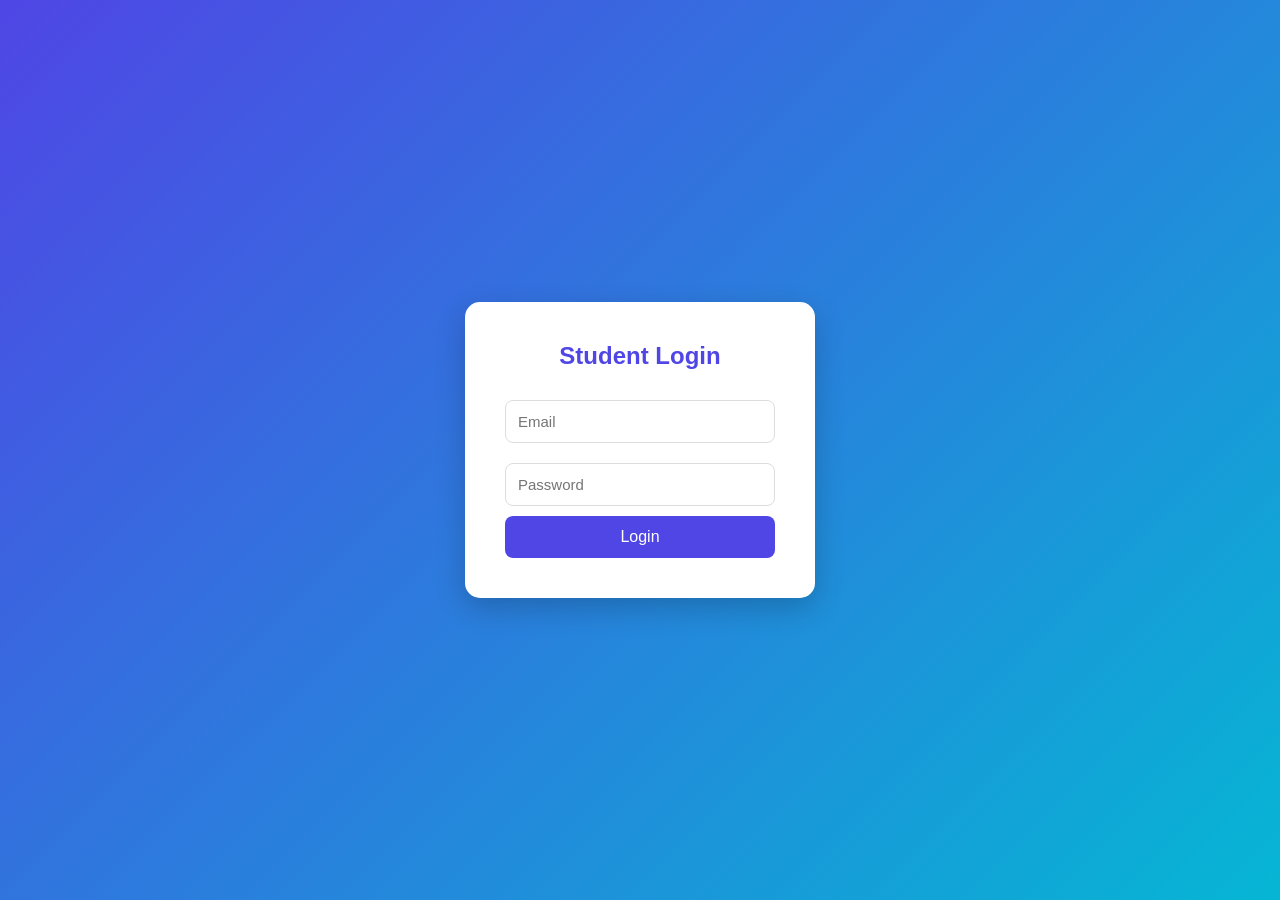
<file: dashboard.html>
<!DOCTYPE html>
<html lang="en">
<head>

<meta charset="UTF-8">
<meta name="viewport" content="width=device-width, initial-scale=1.0">
<title>Student Dashboard</title>

<script>

// Check if user is logged in
const token = localStorage.getItem("token");

if(!token){

    alert("Please Login First");

    window.location.href = "login.html";

}

</script>

<style>

*{
margin:0;
padding:0;
box-sizing:border-box;
font-family:Arial,sans-serif;
}

body{
background:#f5f7fb;
}

header{
background:#4f46e5;
color:white;
padding:20px;
display:flex;
justify-content:space-between;
align-items:center;
}

header h2{
font-size:26px;
}

.logout{
background:red;
color:white;
padding:10px 20px;
text-decoration:none;
border-radius:8px;
cursor:pointer;
}

.container{
padding:30px;
}

.cards{
display:grid;
grid-template-columns:repeat(auto-fit,minmax(220px,1fr));
gap:20px;
}

.card{
background:white;
padding:25px;
border-radius:12px;
box-shadow:0 5px 15px rgba(0,0,0,.15);
text-align:center;
transition:.3s;
}

.card:hover{
transform:translateY(-5px);
}

.card h3{
color:#4f46e5;
margin-bottom:15px;
}

.card p{
color:#555;
}

</style>

</head>

<body>

<header>

<h2>Education & Placement Portal</h2>

<a href="#" class="logout" onclick="logout()">
Logout
</a>

</header>

<div class="container">

<div class="cards">

<div class="card">
<h3>👤 Profile</h3>
<p>View your profile information.</p>
</div>

<div class="card">
<h3>📚 Courses</h3>
<p>See enrolled courses.</p>
</div>

<div class="card">
<h3>📄 Resume</h3>
<p>Upload your resume.</p>
</div>

<div class="card">
<h3>💼 Placements</h3>
<p>Apply for companies.</p>
</div>

<div class="card">
<h3>📈 Progress</h3>
<p>Track your learning.</p>
</div>

<div class="card">
<h3>📢 Notices</h3>
<p>Latest announcements.</p>
</div>

</div>

</div>

<script>

function logout(){

    localStorage.removeItem("token");

    alert("Logged Out Successfully!");

    window.location.href = "login.html";

}

</script>

</body>
</html>
</file>
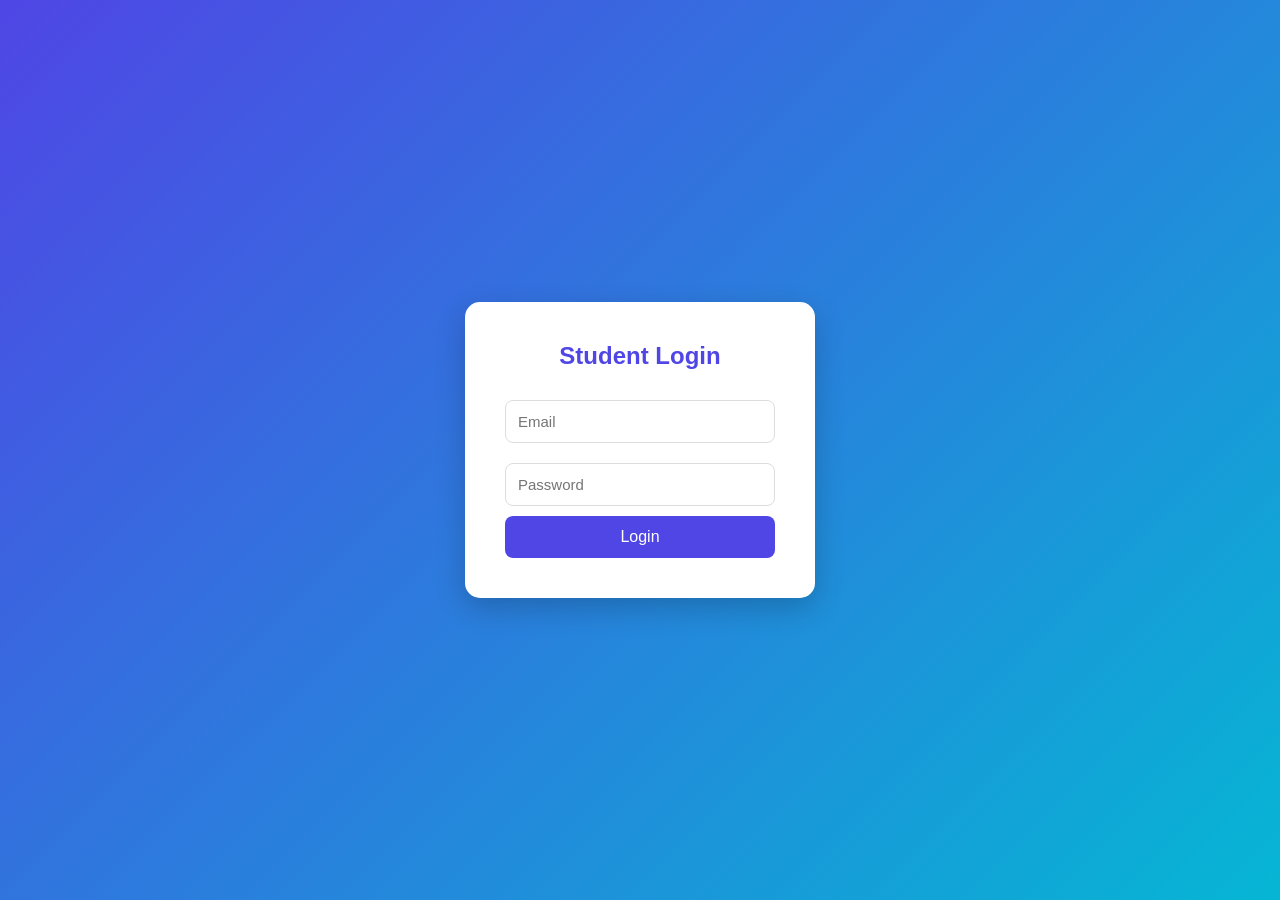
<file: login.html>
<!DOCTYPE html>
<html lang="en">
<head>
<meta charset="UTF-8">
<meta name="viewport" content="width=device-width, initial-scale=1.0">
<title>Student Login</title>

<style>

*{
    margin:0;
    padding:0;
    box-sizing:border-box;
    font-family:Arial, sans-serif;
}

body{
    background:linear-gradient(135deg,#4f46e5,#06b6d4);
    height:100vh;
    display:flex;
    justify-content:center;
    align-items:center;
}

.box{
    background:white;
    padding:40px;
    border-radius:15px;
    width:350px;
    box-shadow:0 10px 30px rgba(0,0,0,0.2);
}

h2{
    text-align:center;
    color:#4f46e5;
    margin-bottom:20px;
}

input{
    width:100%;
    padding:12px;
    margin:10px 0;
    border:1px solid #ddd;
    border-radius:8px;
    font-size:15px;
}

button{
    width:100%;
    padding:12px;
    background:#4f46e5;
    color:white;
    border:none;
    border-radius:8px;
    cursor:pointer;
    font-size:16px;
}

button:hover{
    background:#3730a3;
}

</style>
</head>

<body>

<div class="box">

<h2>Student Login</h2>

<form id="loginForm">

<input
type="email"
id="email"
placeholder="Email"
required>

<input
type="password"
id="password"
placeholder="Password"
required>

<button type="submit">
Login
</button>

</form>

</div>

<script>

document.getElementById("loginForm").addEventListener("submit", async function(e){

    e.preventDefault();

    const user = {

        email: document.getElementById("email").value,

        password: document.getElementById("password").value

    };

    try{

        const response = await fetch("https://placement-1-51ft.onrender.com/register",{

            method:"POST",

            headers:{
                "Content-Type":"application/json"
            },

            body:JSON.stringify(user)

        });

        const data = await response.json();

        if(response.ok){

    localStorage.setItem("token", data.access_token);

    alert("Login Successful!");

    window.location.href="dashboard.html";

}
        else{

            alert(data.detail);

        }

    }catch(error){

        alert("Cannot connect to FastAPI Server!");

        console.log(error);

    }

});

</script>

</body>
</html>
</file>
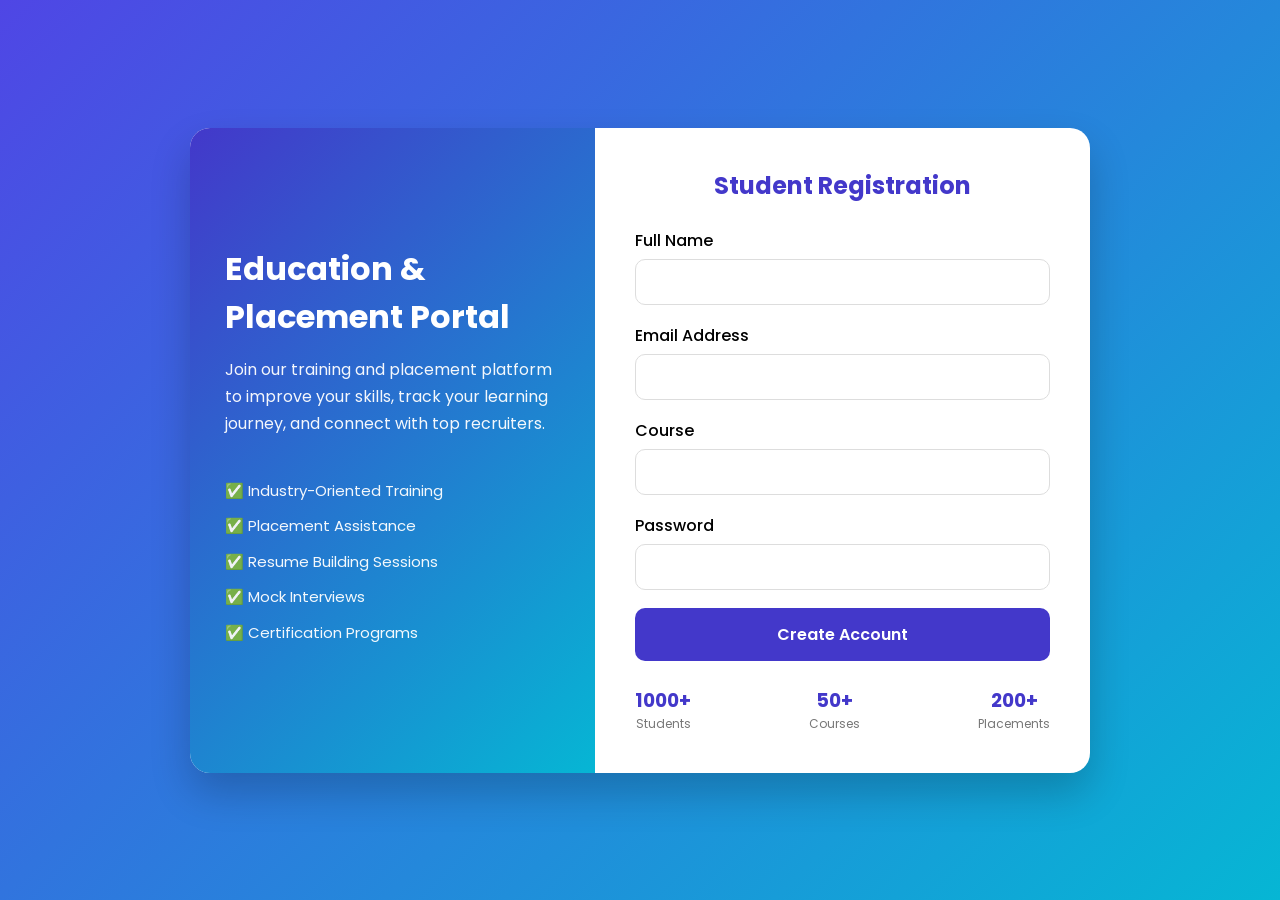
<file: register.html>
<!DOCTYPE html>
<html lang="en">
<head>
<meta charset="UTF-8">
<meta name="viewport" content="width=device-width, initial-scale=1.0">
<title>Student Registration</title>

<link href="https://fonts.googleapis.com/css2?family=Poppins:wght@300;400;500;600;700&display=swap" rel="stylesheet">

<style>
*{
    margin:0;
    padding:0;
    box-sizing:border-box;
    font-family:'Poppins',sans-serif;
}

body{
    min-height:100vh;
    display:flex;
    justify-content:center;
    align-items:center;
    background:linear-gradient(135deg,#4f46e5,#06b6d4);
}

.container{
    width:900px;
    background:#fff;
    border-radius:20px;
    overflow:hidden;
    display:flex;
    box-shadow:0 20px 40px rgba(0,0,0,0.2);
}

.left{
    width:45%;
    background:linear-gradient(135deg,#4338ca,#06b6d4);
    color:white;
    padding:50px 35px;
    display:flex;
    flex-direction:column;
    justify-content:center;
}

.left h1{
    font-size:32px;
    margin-bottom:15px;
}

.left p{
    line-height:1.7;
    opacity:0.95;
}

.features{
    margin-top:30px;
}

.features p{
    margin:10px 0;
    font-size:15px;
}

.right{
    width:55%;
    padding:40px;
}

.right h2{
    text-align:center;
    color:#4338ca;
    margin-bottom:25px;
}

.input-group{
    margin-bottom:18px;
}

.input-group label{
    display:block;
    margin-bottom:6px;
    font-weight:500;
}

.input-group input{
    width:100%;
    padding:12px;
    border:1px solid #ddd;
    border-radius:10px;
    outline:none;
    transition:0.3s;
}

.input-group input:focus{
    border-color:#4338ca;
    box-shadow:0 0 8px rgba(67,56,202,0.2);
}

.register-btn{
    width:100%;
    padding:14px;
    border:none;
    border-radius:10px;
    background:#4338ca;
    color:white;
    font-size:16px;
    font-weight:600;
    cursor:pointer;
    transition:0.3s;
}

.register-btn:hover{
    background:#312e81;
}

.stats{
    display:flex;
    justify-content:space-between;
    margin-top:25px;
    text-align:center;
}

.stats div h3{
    color:#4338ca;
}

.stats div p{
    font-size:12px;
    color:#777;
}

@media(max-width:768px){
    .container{
        flex-direction:column;
        width:95%;
    }

    .left,
    .right{
        width:100%;
    }
}
</style>
</head>

<body>

<div class="container">

<div class="left">

<h1>Education & Placement Portal</h1>

<p>
Join our training and placement platform to improve your skills,
track your learning journey, and connect with top recruiters.
</p>

<div class="features">
<p>✅ Industry-Oriented Training</p>
<p>✅ Placement Assistance</p>
<p>✅ Resume Building Sessions</p>
<p>✅ Mock Interviews</p>
<p>✅ Certification Programs</p>
</div>

</div>

<div class="right">

<h2>Student Registration</h2>

<form id="registerForm">

<div class="input-group">
<label>Full Name</label>
<input type="text" id="name" required>
</div>

<div class="input-group">
<label>Email Address</label>
<input type="email" id="email" required>
</div>

<div class="input-group">
<label>Course</label>
<input type="text" id="course" required>
</div>

<div class="input-group">
<label>Password</label>
<input type="password" id="password" required>
</div>

<button type="submit" class="register-btn">
Create Account
</button>

</form>

<div class="stats">
<div>
<h3>1000+</h3>
<p>Students</p>
</div>

<div>
<h3>50+</h3>
<p>Courses</p>
</div>

<div>
<h3>200+</h3>
<p>Placements</p>
</div>
</div>

</div>

</div>

<script>
document.getElementById("registerForm").addEventListener("submit", async function(e){

    e.preventDefault();

    const user = {
        name: document.getElementById("name").value,
        email: document.getElementById("email").value,
        password: document.getElementById("password").value
    };

    try{

        const response = await fetch("https://placement-1-51ft.onrender.com/register", {

            method:"POST",

            headers:{
                "Content-Type":"application/json"
            },

            body:JSON.stringify(user)

        });

        const data = await response.json();

        if(response.ok){

            alert("Registration Successful!");

            window.location.href="login.html";

        }else{

            alert(data.detail);

        }

    }catch(error){

        alert("Cannot connect to FastAPI Server!");

        console.log(error);

    }

});
</script>

</body>
</html>
</file>
